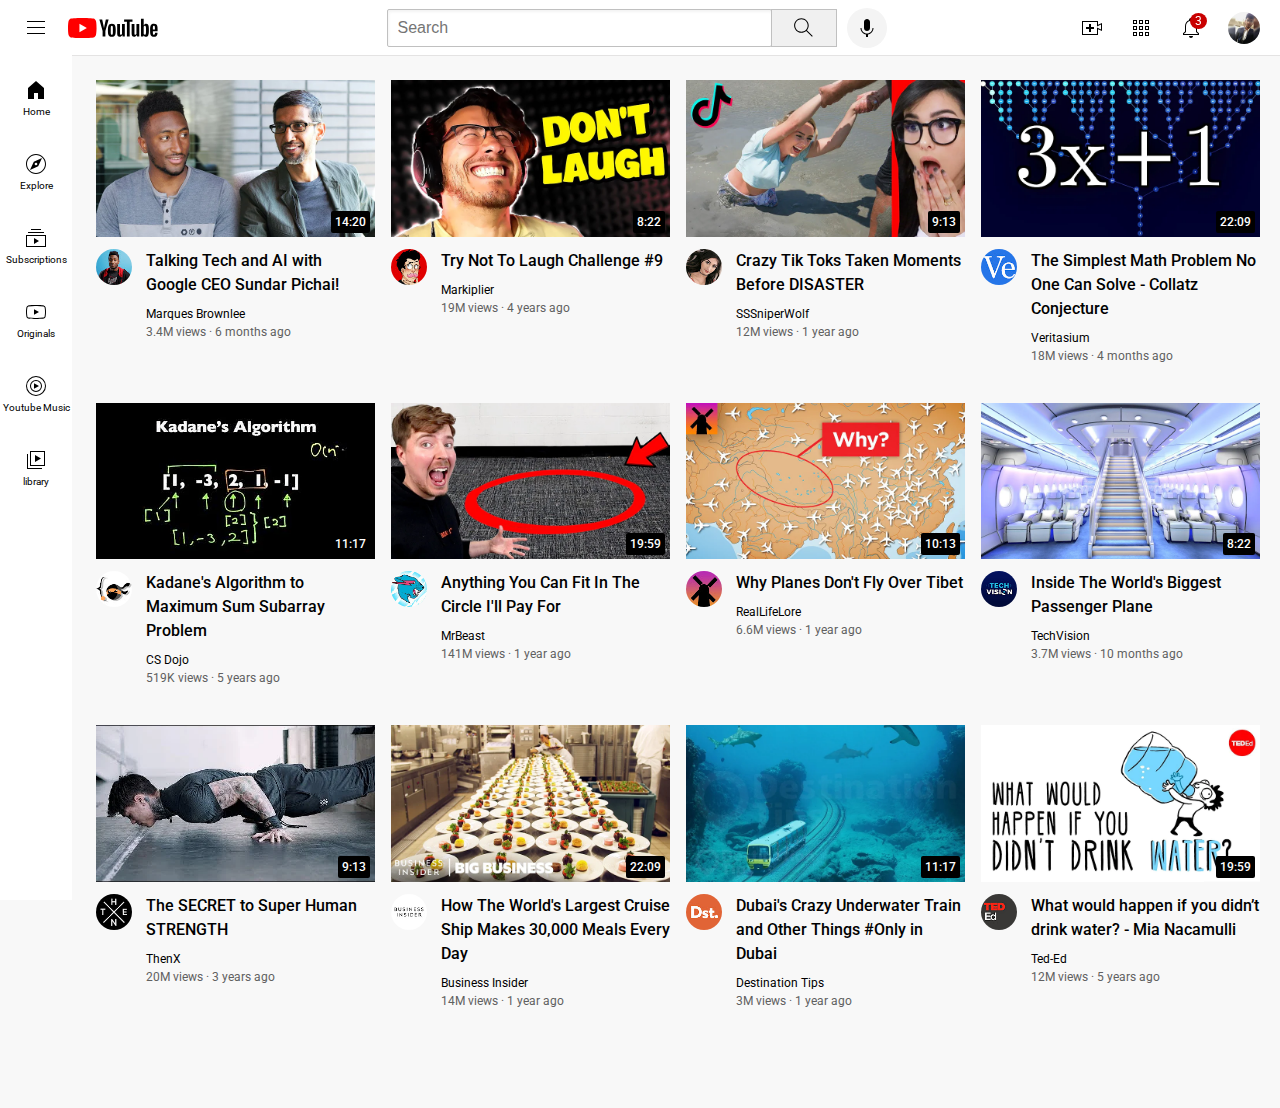
<file: index.html>
<!DOCTYPE html>
<html>
    <head>
        <title>youtube.com - Clone</title>
        
        <link rel="preconnect" href="https://fonts.googleapis.com">
        <link rel="preconnect" href="https://fonts.gstatic.com" crossorigin>
        <link href="https://fonts.googleapis.com/css2?family=Roboto:wght@400;500;700&display=swap" rel="stylesheet">
        
        <link rel="stylesheet" href="general.css">
        <link rel="stylesheet" href="video.css">
        <link rel="stylesheet" href="header.css">
        <link rel="stylesheet" href="sidebar.css">

    </head>

    <body>
        <!--header for top header strip-->
        <header class="header">      
            <div class="left-section">
                <img 
                class="hamburger-menu"
                src="thumbnails/icons/hamburger-menu.svg">
                <img 
                class="youtube-logo"
                src="thumbnails/icons/youtube-logo.svg">
            </div>

            <div class="mid-section">
                <input class="search-bar" type="text" 
                 placeholder="Search">
                 <button class="search-button">
                    <img class="search-icon" src="thumbnails/icons/search.svg">

                    <div class="tooltip">
                        Search
                    </div>
                 </button>
                 <button class="voice-search-button">
                    <img class="voice-search-icon" src="thumbnails/icons/voice-search-icon.svg">
                    <div class="tooltip">
                        Search with your voice
                    </div>
                 </button>
            </div>

            <div class="right-section">
               <div class="upload-icon-container">
                    <img class="upload-icon"
                    src="thumbnails/icons/upload.svg">

                    <div class="tooltip">
                        Create
                    </div>
               </div>

               <div class="youtube-apps-icons-container">
                    <img class="youtube-apps-icons"
                    src="thumbnails/icons/youtube-apps.svg">

                    <div class="tooltip">
                        Youtube apps
                    </div>
               </div>
               
               <div class="notifications-icon-container">
                    <img class="notifications-icon" 
                    src="thumbnails/icons/notifications.svg">
                    
                    <div class="notifications-count">
                        3
                    </div>

                    <div class="tooltip">
                        Notifications
                    </div>
                </div>
               
                <img class="current-user-picture" 
                src="thumbnails/icons/unnamed.jpg">
               
            </div>
        </header>

        <!--nav for sidebar --> 
        <nav class="sidebar">
            <div class="sidebar-link">
                <img src="thumbnails/icons/home.svg">
                <div>
                    Home
                </div>
            </div>

            <div class="sidebar-link">
                <img src="thumbnails/icons/explore.svg">
                <div>
                    Explore
                </div>
            </div>
            
            <div class="sidebar-link">
                <img src="thumbnails/icons/subscriptions.svg">
                <div>
                    Subscriptions
                </div>
            </div>
            
            <div class="sidebar-link">
                <img src="thumbnails/icons/originals.svg">
                <div>
                    Originals
                </div>
            </div>
            
            <div class="sidebar-link">
                <img src="thumbnails/icons/youtube-music.svg">
                <div>
                    Youtube Music
                </div>
            </div>
            
            <div class="sidebar-link">
                <img src="thumbnails/icons/library.svg">
                <div>
                    library
                </div>
            </div>
        </nav>
        <!--main portion of the page inside main (semantic element)-->
        <main>
            <section class="video-grid">
                <div class="video-preview">
               
                    <div class="thumbnail-row">
                        <a href="https://www.youtube.com/watch?v=n2RNcPRtAiY">
                            <img class="thumbnail" src="thumbnails/thumbnail-1.webp">
                        </a>
    
                        <div class="video-time">14:20</div>
                    </div>
                    <div class="video-info-grid">
                        <div class="channel-picture">
                            <div class="channel-picture2">
                                <a href="https://www.youtube.com/c/mkbhd">
                                    <img class="profile-picture" src="thumbnails/channel-1.jpeg">
                                </a>
                                
                                <div class="channeltip">
                                    <div>
                                        <img src="thumbnails/channel-1.jpeg">
                                    </div>
    
                                    <div>
                                        <p class="name">
                                            Marques Brownlee
                                        </p>
                
                                        <p class="subs">
                                            16M subscribers
                                        </p>
                                    </div>
                                </div>
                            </div>
                        </div>
                        <div class="video-info">
                            <p class="video-title">
                                <a href="https://www.youtube.com/watch?v=n2RNcPRtAiY">
                                Talking Tech and AI with Google CEO Sundar Pichai!</a>
                            </p>
        
                            <p class="video-author">
                                <a href="https://www.youtube.com/c/mkbhd">
                                    Marques Brownlee
                                </a>
                            </p>
        
                            <p class="video-stats">
                                3.4M views &#183; 6 months ago
                            </p>
                        </div>
                    </div>
                </div>
        
                <div class="video-preview">  
                    <div class="thumbnail-row">
                        <a href="https://www.youtube.com/watch?v=mP0RAo9SKZk">
                            <img class="thumbnail" src="thumbnails/thumbnail-2.webp">
                        </a>
    
                        <div class="video-time">8:22</div>
                    </div>
                    <div class="video-info-grid">
                        <div class="channel-picture">
                            <div class="channel-picture2">
                                <a href="https://www.youtube.com/c/markiplier">
                                    <img class="profile-picture" src="thumbnails/channel-2.jpeg">
                                </a>
    
                                <div class="channeltip">
                                    <div>
                                        <img src="thumbnails/channel-2.jpeg">
                                    </div>
    
                                    <div>
                                        <p class="name">
                                            Markiplier
                                        </p>
                
                                        <p class="subs">
                                            33.4M subscribers
                                        </p>
                                    </div>
                                </div>
                            </div>
                        </div>
                        <div class="video-info">
                            <p class="video-title">
                                <a href="https://www.youtube.com/watch?v=mP0RAo9SKZk">
                                Try Not To Laugh Challenge #9 </a>
                            </p>
        
                            <p class="video-author">
                                <a href="https://www.youtube.com/c/markiplier">
                                    Markiplier
                                </a>
                            </p>
                            
                            <p class="video-stats">
                                19M views &#183; 4 years ago
                            </p>
                        </div>
                    </div>
                </div>
        
                <div class="video-preview">
                   
                    <div class="thumbnail-row">
                        <a href="https://www.youtube.com/watch?v=FgjPQQeTh1w">
                            <img class="thumbnail" src="thumbnails/thumbnail-3.webp">
                        </a>
    
                        <div class="video-time">9:13</div>
                    </div>
                    <div class="video-info-grid">
                        <div class="channel-picture">
                            <div class="channel-picture2">
                                <a href="https://www.youtube.com/user/SSSniperWolf">
                                    <img class="profile-picture" src="thumbnails/channel-3.jpeg">
                                </a>
    
                                <div class="channeltip">
                                    <div>
                                        <img src="thumbnails/channel-3.jpeg">
                                    </div>
    
                                    <div>
                                        <p class="name">
                                            SSSniperWolf
                                        </p>
                
                                        <p class="subs">
                                            32.6M subscribers
                                        </p>
                                    </div>
                                </div>
                            </div>
                        </div>
                        <div class="video-info">
                            <p class="video-title">
                            <a href="https://www.youtube.com/watch?v=FgjPQQeTh1w">
                            Crazy Tik Toks Taken Moments Before DISASTER</a>
                            </p>
        
                            <p class="video-author">
                                <a href="https://www.youtube.com/user/SSSniperWolf">
                                    SSSniperWolf
                                </a>
                            </p>
        
                            <p class="video-stats">
                                12M views &#183; 1 year ago
                            </p>
                        </div>
                    </div>
                </div>
        
                <div class="video-preview">  
                    <div class="thumbnail-row">
                        <a href="https://www.youtube.com/watch?v=094y1Z2wpJg">
                            <img class="thumbnail" src="thumbnails/thumbnail-4.webp">
                        </a>
                        
                        <div class="video-time">22:09</div>
                    </div>
                    <div class="video-info-grid">
                        <div class="channel-picture">
                            <div class="channel-picture2">
                                <a href="https://www.youtube.com/c/veritasium">
                                    <img class="profile-picture" src="thumbnails/channel-4.jpeg">
                                </a>
    
                                <div class="channeltip">
                                    <div>
                                        <img src="thumbnails/channel-4.jpeg">
                                    </div>
    
                                    <div>
                                        <p class="name">
                                            Veritasium
                                        </p>
                
                                        <p class="subs">
                                            12.7M subscribers
                                        </p>
                                    </div>
                                </div>
                            </div>
                        </div>
                        <div class="video-info">
                            <p class="video-title">
                                <a href="https://www.youtube.com/watch?v=094y1Z2wpJg">
                                The Simplest Math Problem No One Can Solve - Collatz Conjecture</a>
                            </p>
        
                            <p class="video-author">
                                <a href="https://www.youtube.com/c/veritasium">
                                    Veritasium
                                </a>
                            </p>
                            
                            <p class="video-stats">
                                18M views &#183; 4 months ago
                            </p>
                        </div>
                    </div>
                </div>
        
                <div class="video-preview">
                   
                    <div class="thumbnail-row">
                        <a href="https://www.youtube.com/watch?v=86CQq3pKSUw">
                            <img class="thumbnail" src="thumbnails/thumbnail-5.webp">
                        </a>
                        
                        <div class="video-time">11:17</div>
                    </div>
                    <div class="video-info-grid">
                        <div class="channel-picture">
                            <div class="channel-picture2">
                                <a href="https://www.youtube.com/c/CSDojo">
                                    <img class="profile-picture" src="thumbnails/channel-5.jpeg">
                                </a>  
                                
                                <div class="channeltip">
                                    <div>
                                        <img src="thumbnails/channel-5.jpeg">
                                    </div>
    
                                    <div>
                                        <p class="name">
                                            CS Dojo
                                        </p>
                
                                        <p class="subs">
                                            1.85M subscribers
                                        </p>
                                    </div>
                                </div>
                            </div>
                        </div>
                        <div class="video-info">
                            <p class="video-title">
                                <a href="https://www.youtube.com/watch?v=86CQq3pKSUw">
                                Kadane's Algorithm to Maximum Sum Subarray Problem</a>
                            </p>
        
                            <p class="video-author">
                                <a href="https://www.youtube.com/c/CSDojo">
                                    CS Dojo
                                </a>
                            </p>
        
                            <p class="video-stats">
                                519K views &#183; 5 years ago
                            </p>
                        </div>
                    </div>
                </div>
        
                <div class="video-preview">  
                    <div class="thumbnail-row">
                        <a href="https://www.youtube.com/watch?v=yXWw0_UfSFg">
                            <img class="thumbnail" src="thumbnails/thumbnail-6.webp">
                        </a>
                        
                        <div class="video-time">19:59</div>
                    </div>
                    <div class="video-info-grid">
                        <div class="channel-picture">
                            <div class="channel-picture2">
                                <a href="https://www.youtube.com/channel/UCX6OQ3DkcsbYNE6H8uQQuVA">
                                    <img class="profile-picture" src="thumbnails/channel-6.jpeg">
                                </a>
    
                                <div class="channeltip">
                                    <div>
                                        <img src="thumbnails/channel-6.jpeg">
                                    </div>
    
                                    <div>
                                        <p class="name">
                                            MrBeast
                                        </p>
                
                                        <p class="subs">
                                            103M subscribers
                                        </p>
                                    </div>
                                </div>
                            </div>
                        </div>
                        <div class="video-info">
                            <p class="video-title">
                                <a href="https://www.youtube.com/watch?v=yXWw0_UfSFg">
                                Anything You Can Fit In The Circle I'll Pay For</a>
                            </p>
        
                            <p class="video-author">
                                <a href="https://www.youtube.com/channel/UCX6OQ3DkcsbYNE6H8uQQuVA">
                                    MrBeast
                                </a>
                            </p>
                            
                            <p class="video-stats">
                                141M views &#183; 1 year ago
                            </p>
                        </div>
                    </div>
                </div>

                <div class="video-preview">
               
                    <div class="thumbnail-row">
                        <a href="https://www.youtube.com/watch?v=n2RNcPRtAiY">
                            <img class="thumbnail" src="thumbnails/thumbnail-7.webp">
                        </a>
    
                        <div class="video-time">10:13</div>
                    </div>
                    <div class="video-info-grid">
                        <div class="channel-picture">
                            <div class="channel-picture2">
                                <a href="https://www.youtube.com/channel/UCP5tjEmvPItGyLhmjdwP7Ww">
                                    <img class="profile-picture" src="thumbnails/channel-7.jpeg">
                                </a>
                                
                                <div class="channeltip">
                                    <div>
                                        <img src="thumbnails/channel-7.jpeg">
                                    </div>
    
                                    <div>
                                        <p class="name">
                                            RealLifeLore
                                        </p>
                
                                        <p class="subs">
                                            6.15M subscribers
                                        </p>
                                    </div>
                                </div>
                            </div>
                        </div>
                        <div class="video-info">
                            <p class="video-title">
                                <a href="https://www.youtube.com/watch?v=n2RNcPRtAiY">
                                    Why Planes Don't Fly Over Tibet</a>
                            </p>
        
                            <p class="video-author">
                                <a href="https://www.youtube.com/channel/UCP5tjEmvPItGyLhmjdwP7Ww">
                                    RealLifeLore
                                </a>
                            </p>
        
                            <p class="video-stats">
                                6.6M views &#183; 1 year ago
                            </p>
                        </div>
                    </div>
                </div>
        
                <div class="video-preview">  
                    <div class="thumbnail-row">
                        <a href="https://www.youtube.com/watch?v=lFm4EM1juls">
                            <img class="thumbnail" src="thumbnails/thumbnail-8.webp">
                        </a>
    
                        <div class="video-time">8:22</div>
                    </div>
                    <div class="video-info-grid">
                        <div class="channel-picture">
                            <div class="channel-picture2">
                                <a href="https://www.youtube.com/channel/UCHAK6CyegY22Zj2GWrcaIxg">
                                    <img class="profile-picture" src="thumbnails/channel-8.jpeg">
                                </a>
    
                                <div class="channeltip">
                                    <div>
                                        <img src="thumbnails/channel-8.jpeg">
                                    </div>
    
                                    <div>
                                        <p class="name">
                                            TechVision
                                        </p>
                
                                        <p class="subs">
                                            766K subscribers
                                        </p>
                                    </div>
                                </div>
                            </div>
                        </div>
                        <div class="video-info">
                            <p class="video-title">
                                <a href="https://www.youtube.com/watch?v=lFm4EM1juls">
                                Inside The World's Biggest Passenger Plane  </a>
                            </p>
        
                            <p class="video-author">
                                <a href="https://www.youtube.com/channel/UCHAK6CyegY22Zj2GWrcaIxg">
                                    TechVision
                                </a>
                            </p>
                            
                            <p class="video-stats">
                                3.7M views &#183; 10 months ago
                            </p>
                        </div>
                    </div>
                </div>
        
                <div class="video-preview">
                   
                    <div class="thumbnail-row">
                        <a href="https://www.youtube.com/watch?v=ixmxOlcrlUc">
                            <img class="thumbnail" src="thumbnails/thumbnail-9.webp">
                        </a>
    
                        <div class="video-time">9:13</div>
                    </div>
                    <div class="video-info-grid">
                        <div class="channel-picture">
                            <div class="channel-picture2">
                                <a href="https://www.youtube.com/c/OFFICIALTHENXSTUDIOS">
                                    <img class="profile-picture" src="thumbnails/channel-9.jpeg">
                                </a>
    
                                <div class="channeltip">
                                    <div>
                                        <img src="thumbnails/channel-9.jpeg">
                                    </div>
    
                                    <div>
                                        <p class="name">
                                            ThenX
                                        </p>
                
                                        <p class="subs">
                                            7.46M subscribers
                                        </p>
                                    </div>
                                </div>
                            </div>
                        </div>
                        <div class="video-info">
                            <p class="video-title">
                            <a href="https://www.youtube.com/watch?v=FgjPQQeTh1w">
                                The SECRET to Super Human STRENGTH</a>
                            </p>
        
                            <p class="video-author">
                                <a href="https://www.youtube.com/c/OFFICIALTHENXSTUDIOS">
                                    ThenX
                                </a>
                            </p>
        
                            <p class="video-stats">
                                20M views &#183; 3 years ago
                            </p>
                        </div>
                    </div>
                </div>
        
                <div class="video-preview">  
                    <div class="thumbnail-row">
                        <a href="https://www.youtube.com/watch?v=R2vXbFp5C9o">
                            <img class="thumbnail" src="thumbnails/thumbnail-10.webp">
                        </a>
                        
                        <div class="video-time">22:09</div>
                    </div>
                    <div class="video-info-grid">
                        <div class="channel-picture">
                            <div class="channel-picture2">
                                <a href="https://www.youtube.com/user/businessinsider">
                                    <img class="profile-picture" src="thumbnails/channel-10.jpeg">
                                </a>
    
                                <div class="channeltip">
                                    <div>
                                        <img src="thumbnails/channel-10.jpeg">
                                    </div>
    
                                    <div>
                                        <p class="name">
                                            Business Insider
                                        </p>
                
                                        <p class="subs">
                                            6.76M subscribers
                                        </p>
                                    </div>
                                </div>
                            </div>
                        </div>
                        <div class="video-info">
                            <p class="video-title">
                                <a href="https://www.youtube.com/watch?v=R2vXbFp5C9o">
                                    How The World's Largest Cruise Ship Makes 30,000 Meals Every Day</a>
                            </p>
        
                            <p class="video-author">
                                <a href="https://www.youtube.com/user/businessinsider">
                                    Business Insider
                                </a>
                            </p>
                            
                            <p class="video-stats">
                                14M views &#183; 1 year ago
                            </p>
                        </div>
                    </div>
                </div>
        
                <div class="video-preview">
                   
                    <div class="thumbnail-row">
                        <a href="https://www.youtube.com/watch?v=0nZuYyXET3s">
                            <img class="thumbnail" src="thumbnails/thumbnail-11.webp">
                        </a>
                        
                        <div class="video-time">11:17</div>
                    </div>
                    <div class="video-info-grid">
                        <div class="channel-picture">
                            <div class="channel-picture2">
                                <a href="https://www.youtube.com/c/Destinationtips">
                                    <img class="profile-picture" src="thumbnails/channel-11.jpeg">
                                </a>  
                                
                                <div class="channeltip">
                                    <div>
                                        <img src="thumbnails/channel-11.jpeg">
                                    </div>
    
                                    <div>
                                        <p class="name">
                                            Destination Tips
                                        </p>
                
                                        <p class="subs">
                                            273K subscribers
                                        </p>
                                    </div>
                                </div>
                            </div>
                        </div>
                        <div class="video-info">
                            <p class="video-title">
                                <a href="https://www.youtube.com/watch?v=0nZuYyXET3s">
                                    Dubai's Crazy Underwater Train and Other Things #Only in Dubai</a>
                            </p>
        
                            <p class="video-author">
                                <a href="https://www.youtube.com/c/Destinationtips">
                                    Destination Tips
                                </a>
                            </p>
        
                            <p class="video-stats">
                                3M views &#183; 1 year ago
                            </p>
                        </div>
                    </div>
                </div>
        
                <div class="video-preview">  
                    <div class="thumbnail-row">
                        <a href="https://www.youtube.com/watch?v=9iMGFqMmUFs">
                            <img class="thumbnail" src="thumbnails/thumbnail-12.webp">
                        </a>
                        
                        <div class="video-time">19:59</div>
                    </div>
                    <div class="video-info-grid">
                        <div class="channel-picture">
                            <div class="channel-picture2">
                                <a href="https://www.youtube.com/teded">
                                    <img class="profile-picture" src="thumbnails/channel-12.jpeg">
                                </a>
    
                                <div class="channeltip">
                                    <div>
                                        <img src="thumbnails/channel-12.jpeg">
                                    </div>
    
                                    <div>
                                        <p class="name">
                                            <Ted-Ed></Ted-Ed>
                                        </p>
                
                                        <p class="subs">
                                            17.4M subscribers
                                        </p>
                                    </div>
                                </div>
                            </div>
                        </div>
                        <div class="video-info">
                            <p class="video-title">
                                <a href="https://www.youtube.com/watch?v=9iMGFqMmUFs">
                                    What would happen if you didn’t drink water? - Mia Nacamulli</a>
                            </p>
        
                            <p class="video-author">
                                <a href="https://www.youtube.com/teded">
                                    Ted-Ed
                                </a>
                            </p>
                            
                            <p class="video-stats">
                                12M views &#183; 5 years ago
                            </p>
                        </div>
                    </div>
                </div>
            </section>
        </main>
    </body>
</html>
</file>
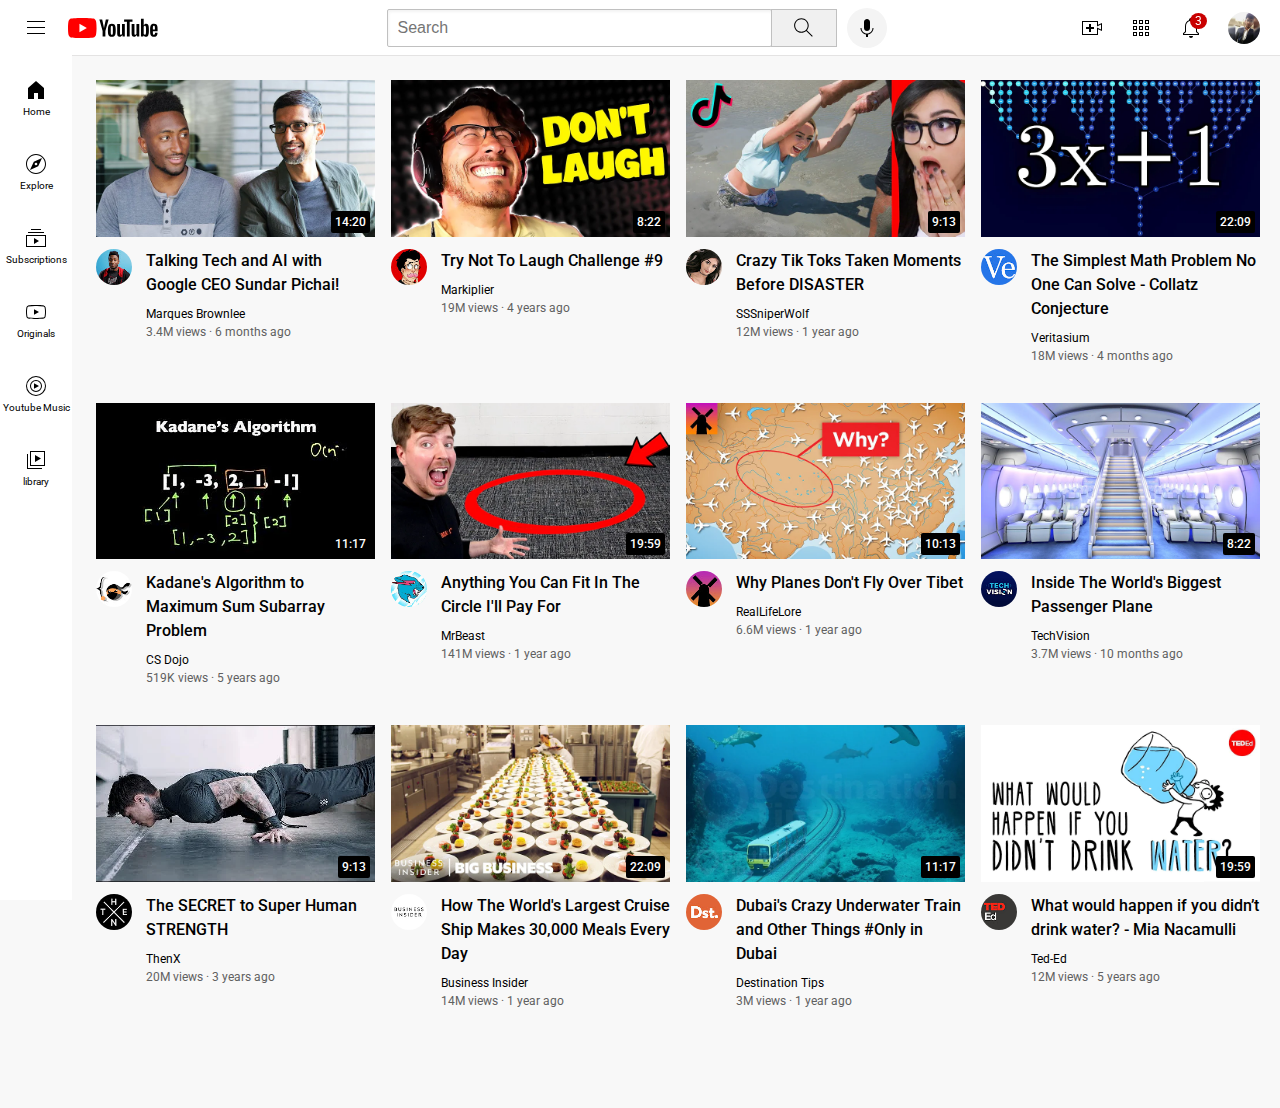
<file: youtube.html>
<!DOCTYPE html>
<html>
    <head>
        <title>youtube.com - Clone</title>
        
        <link rel="preconnect" href="https://fonts.googleapis.com">
        <link rel="preconnect" href="https://fonts.gstatic.com" crossorigin>
        <link href="https://fonts.googleapis.com/css2?family=Roboto:wght@400;500;700&display=swap" rel="stylesheet">
        
        <link rel="stylesheet" href="general.css">
        <link rel="stylesheet" href="video.css">
        <link rel="stylesheet" href="header.css">
        <link rel="stylesheet" href="sidebar.css">

    </head>

    <body>
        <!--header for top header strip-->
        <header class="header">      
            <div class="left-section">
                <img 
                class="hamburger-menu"
                src="thumbnails/icons/hamburger-menu.svg">
                <img 
                class="youtube-logo"
                src="thumbnails/icons/youtube-logo.svg">
            </div>

            <div class="mid-section">
                <input class="search-bar" type="text" 
                 placeholder="Search">
                 <button class="search-button">
                    <img class="search-icon" src="thumbnails/icons/search.svg">

                    <div class="tooltip">
                        Search
                    </div>
                 </button>
                 <button class="voice-search-button">
                    <img class="voice-search-icon" src="thumbnails/icons/voice-search-icon.svg">
                    <div class="tooltip">
                        Search with your voice
                    </div>
                 </button>
            </div>

            <div class="right-section">
               <div class="upload-icon-container">
                    <img class="upload-icon"
                    src="thumbnails/icons/upload.svg">

                    <div class="tooltip">
                        Create
                    </div>
               </div>

               <div class="youtube-apps-icons-container">
                    <img class="youtube-apps-icons"
                    src="thumbnails/icons/youtube-apps.svg">

                    <div class="tooltip">
                        Youtube apps
                    </div>
               </div>
               
               <div class="notifications-icon-container">
                    <img class="notifications-icon" 
                    src="thumbnails/icons/notifications.svg">
                    
                    <div class="notifications-count">
                        3
                    </div>

                    <div class="tooltip">
                        Notifications
                    </div>
                </div>
               
                <img class="current-user-picture" 
                src="thumbnails/icons/unnamed.jpg">
               
            </div>
        </header>

        <!--nav for sidebar --> 
        <nav class="sidebar">
            <div class="sidebar-link">
                <img src="thumbnails/icons/home.svg">
                <div>
                    Home
                </div>
            </div>

            <div class="sidebar-link">
                <img src="thumbnails/icons/explore.svg">
                <div>
                    Explore
                </div>
            </div>
            
            <div class="sidebar-link">
                <img src="thumbnails/icons/subscriptions.svg">
                <div>
                    Subscriptions
                </div>
            </div>
            
            <div class="sidebar-link">
                <img src="thumbnails/icons/originals.svg">
                <div>
                    Originals
                </div>
            </div>
            
            <div class="sidebar-link">
                <img src="thumbnails/icons/youtube-music.svg">
                <div>
                    Youtube Music
                </div>
            </div>
            
            <div class="sidebar-link">
                <img src="thumbnails/icons/library.svg">
                <div>
                    library
                </div>
            </div>
        </nav>
        <!--main portion of the page inside main (semantic element)-->
        <main>
            <section class="video-grid">
                <div class="video-preview">
               
                    <div class="thumbnail-row">
                        <a href="https://www.youtube.com/watch?v=n2RNcPRtAiY">
                            <img class="thumbnail" src="thumbnails/thumbnail-1.webp">
                        </a>
    
                        <div class="video-time">14:20</div>
                    </div>
                    <div class="video-info-grid">
                        <div class="channel-picture">
                            <div class="channel-picture2">
                                <a href="https://www.youtube.com/c/mkbhd">
                                    <img class="profile-picture" src="thumbnails/channel-1.jpeg">
                                </a>
                                
                                <div class="channeltip">
                                    <div>
                                        <img src="thumbnails/channel-1.jpeg">
                                    </div>
    
                                    <div>
                                        <p class="name">
                                            Marques Brownlee
                                        </p>
                
                                        <p class="subs">
                                            16M subscribers
                                        </p>
                                    </div>
                                </div>
                            </div>
                        </div>
                        <div class="video-info">
                            <p class="video-title">
                                <a href="https://www.youtube.com/watch?v=n2RNcPRtAiY">
                                Talking Tech and AI with Google CEO Sundar Pichai!</a>
                            </p>
        
                            <p class="video-author">
                                <a href="https://www.youtube.com/c/mkbhd">
                                    Marques Brownlee
                                </a>
                            </p>
        
                            <p class="video-stats">
                                3.4M views &#183; 6 months ago
                            </p>
                        </div>
                    </div>
                </div>
        
                <div class="video-preview">  
                    <div class="thumbnail-row">
                        <a href="https://www.youtube.com/watch?v=mP0RAo9SKZk">
                            <img class="thumbnail" src="thumbnails/thumbnail-2.webp">
                        </a>
    
                        <div class="video-time">8:22</div>
                    </div>
                    <div class="video-info-grid">
                        <div class="channel-picture">
                            <div class="channel-picture2">
                                <a href="https://www.youtube.com/c/markiplier">
                                    <img class="profile-picture" src="thumbnails/channel-2.jpeg">
                                </a>
    
                                <div class="channeltip">
                                    <div>
                                        <img src="thumbnails/channel-2.jpeg">
                                    </div>
    
                                    <div>
                                        <p class="name">
                                            Markiplier
                                        </p>
                
                                        <p class="subs">
                                            33.4M subscribers
                                        </p>
                                    </div>
                                </div>
                            </div>
                        </div>
                        <div class="video-info">
                            <p class="video-title">
                                <a href="https://www.youtube.com/watch?v=mP0RAo9SKZk">
                                Try Not To Laugh Challenge #9 </a>
                            </p>
        
                            <p class="video-author">
                                <a href="https://www.youtube.com/c/markiplier">
                                    Markiplier
                                </a>
                            </p>
                            
                            <p class="video-stats">
                                19M views &#183; 4 years ago
                            </p>
                        </div>
                    </div>
                </div>
        
                <div class="video-preview">
                   
                    <div class="thumbnail-row">
                        <a href="https://www.youtube.com/watch?v=FgjPQQeTh1w">
                            <img class="thumbnail" src="thumbnails/thumbnail-3.webp">
                        </a>
    
                        <div class="video-time">9:13</div>
                    </div>
                    <div class="video-info-grid">
                        <div class="channel-picture">
                            <div class="channel-picture2">
                                <a href="https://www.youtube.com/user/SSSniperWolf">
                                    <img class="profile-picture" src="thumbnails/channel-3.jpeg">
                                </a>
    
                                <div class="channeltip">
                                    <div>
                                        <img src="thumbnails/channel-3.jpeg">
                                    </div>
    
                                    <div>
                                        <p class="name">
                                            SSSniperWolf
                                        </p>
                
                                        <p class="subs">
                                            32.6M subscribers
                                        </p>
                                    </div>
                                </div>
                            </div>
                        </div>
                        <div class="video-info">
                            <p class="video-title">
                            <a href="https://www.youtube.com/watch?v=FgjPQQeTh1w">
                            Crazy Tik Toks Taken Moments Before DISASTER</a>
                            </p>
        
                            <p class="video-author">
                                <a href="https://www.youtube.com/user/SSSniperWolf">
                                    SSSniperWolf
                                </a>
                            </p>
        
                            <p class="video-stats">
                                12M views &#183; 1 year ago
                            </p>
                        </div>
                    </div>
                </div>
        
                <div class="video-preview">  
                    <div class="thumbnail-row">
                        <a href="https://www.youtube.com/watch?v=094y1Z2wpJg">
                            <img class="thumbnail" src="thumbnails/thumbnail-4.webp">
                        </a>
                        
                        <div class="video-time">22:09</div>
                    </div>
                    <div class="video-info-grid">
                        <div class="channel-picture">
                            <div class="channel-picture2">
                                <a href="https://www.youtube.com/c/veritasium">
                                    <img class="profile-picture" src="thumbnails/channel-4.jpeg">
                                </a>
    
                                <div class="channeltip">
                                    <div>
                                        <img src="thumbnails/channel-4.jpeg">
                                    </div>
    
                                    <div>
                                        <p class="name">
                                            Veritasium
                                        </p>
                
                                        <p class="subs">
                                            12.7M subscribers
                                        </p>
                                    </div>
                                </div>
                            </div>
                        </div>
                        <div class="video-info">
                            <p class="video-title">
                                <a href="https://www.youtube.com/watch?v=094y1Z2wpJg">
                                The Simplest Math Problem No One Can Solve - Collatz Conjecture</a>
                            </p>
        
                            <p class="video-author">
                                <a href="https://www.youtube.com/c/veritasium">
                                    Veritasium
                                </a>
                            </p>
                            
                            <p class="video-stats">
                                18M views &#183; 4 months ago
                            </p>
                        </div>
                    </div>
                </div>
        
                <div class="video-preview">
                   
                    <div class="thumbnail-row">
                        <a href="https://www.youtube.com/watch?v=86CQq3pKSUw">
                            <img class="thumbnail" src="thumbnails/thumbnail-5.webp">
                        </a>
                        
                        <div class="video-time">11:17</div>
                    </div>
                    <div class="video-info-grid">
                        <div class="channel-picture">
                            <div class="channel-picture2">
                                <a href="https://www.youtube.com/c/CSDojo">
                                    <img class="profile-picture" src="thumbnails/channel-5.jpeg">
                                </a>  
                                
                                <div class="channeltip">
                                    <div>
                                        <img src="thumbnails/channel-5.jpeg">
                                    </div>
    
                                    <div>
                                        <p class="name">
                                            CS Dojo
                                        </p>
                
                                        <p class="subs">
                                            1.85M subscribers
                                        </p>
                                    </div>
                                </div>
                            </div>
                        </div>
                        <div class="video-info">
                            <p class="video-title">
                                <a href="https://www.youtube.com/watch?v=86CQq3pKSUw">
                                Kadane's Algorithm to Maximum Sum Subarray Problem</a>
                            </p>
        
                            <p class="video-author">
                                <a href="https://www.youtube.com/c/CSDojo">
                                    CS Dojo
                                </a>
                            </p>
        
                            <p class="video-stats">
                                519K views &#183; 5 years ago
                            </p>
                        </div>
                    </div>
                </div>
        
                <div class="video-preview">  
                    <div class="thumbnail-row">
                        <a href="https://www.youtube.com/watch?v=yXWw0_UfSFg">
                            <img class="thumbnail" src="thumbnails/thumbnail-6.webp">
                        </a>
                        
                        <div class="video-time">19:59</div>
                    </div>
                    <div class="video-info-grid">
                        <div class="channel-picture">
                            <div class="channel-picture2">
                                <a href="https://www.youtube.com/channel/UCX6OQ3DkcsbYNE6H8uQQuVA">
                                    <img class="profile-picture" src="thumbnails/channel-6.jpeg">
                                </a>
    
                                <div class="channeltip">
                                    <div>
                                        <img src="thumbnails/channel-6.jpeg">
                                    </div>
    
                                    <div>
                                        <p class="name">
                                            MrBeast
                                        </p>
                
                                        <p class="subs">
                                            103M subscribers
                                        </p>
                                    </div>
                                </div>
                            </div>
                        </div>
                        <div class="video-info">
                            <p class="video-title">
                                <a href="https://www.youtube.com/watch?v=yXWw0_UfSFg">
                                Anything You Can Fit In The Circle I'll Pay For</a>
                            </p>
        
                            <p class="video-author">
                                <a href="https://www.youtube.com/channel/UCX6OQ3DkcsbYNE6H8uQQuVA">
                                    MrBeast
                                </a>
                            </p>
                            
                            <p class="video-stats">
                                141M views &#183; 1 year ago
                            </p>
                        </div>
                    </div>
                </div>

                <div class="video-preview">
               
                    <div class="thumbnail-row">
                        <a href="https://www.youtube.com/watch?v=n2RNcPRtAiY">
                            <img class="thumbnail" src="thumbnails/thumbnail-7.webp">
                        </a>
    
                        <div class="video-time">10:13</div>
                    </div>
                    <div class="video-info-grid">
                        <div class="channel-picture">
                            <div class="channel-picture2">
                                <a href="https://www.youtube.com/channel/UCP5tjEmvPItGyLhmjdwP7Ww">
                                    <img class="profile-picture" src="thumbnails/channel-7.jpeg">
                                </a>
                                
                                <div class="channeltip">
                                    <div>
                                        <img src="thumbnails/channel-7.jpeg">
                                    </div>
    
                                    <div>
                                        <p class="name">
                                            RealLifeLore
                                        </p>
                
                                        <p class="subs">
                                            6.15M subscribers
                                        </p>
                                    </div>
                                </div>
                            </div>
                        </div>
                        <div class="video-info">
                            <p class="video-title">
                                <a href="https://www.youtube.com/watch?v=n2RNcPRtAiY">
                                    Why Planes Don't Fly Over Tibet</a>
                            </p>
        
                            <p class="video-author">
                                <a href="https://www.youtube.com/channel/UCP5tjEmvPItGyLhmjdwP7Ww">
                                    RealLifeLore
                                </a>
                            </p>
        
                            <p class="video-stats">
                                6.6M views &#183; 1 year ago
                            </p>
                        </div>
                    </div>
                </div>
        
                <div class="video-preview">  
                    <div class="thumbnail-row">
                        <a href="https://www.youtube.com/watch?v=lFm4EM1juls">
                            <img class="thumbnail" src="thumbnails/thumbnail-8.webp">
                        </a>
    
                        <div class="video-time">8:22</div>
                    </div>
                    <div class="video-info-grid">
                        <div class="channel-picture">
                            <div class="channel-picture2">
                                <a href="https://www.youtube.com/channel/UCHAK6CyegY22Zj2GWrcaIxg">
                                    <img class="profile-picture" src="thumbnails/channel-8.jpeg">
                                </a>
    
                                <div class="channeltip">
                                    <div>
                                        <img src="thumbnails/channel-8.jpeg">
                                    </div>
    
                                    <div>
                                        <p class="name">
                                            TechVision
                                        </p>
                
                                        <p class="subs">
                                            766K subscribers
                                        </p>
                                    </div>
                                </div>
                            </div>
                        </div>
                        <div class="video-info">
                            <p class="video-title">
                                <a href="https://www.youtube.com/watch?v=lFm4EM1juls">
                                Inside The World's Biggest Passenger Plane  </a>
                            </p>
        
                            <p class="video-author">
                                <a href="https://www.youtube.com/channel/UCHAK6CyegY22Zj2GWrcaIxg">
                                    TechVision
                                </a>
                            </p>
                            
                            <p class="video-stats">
                                3.7M views &#183; 10 months ago
                            </p>
                        </div>
                    </div>
                </div>
        
                <div class="video-preview">
                   
                    <div class="thumbnail-row">
                        <a href="https://www.youtube.com/watch?v=ixmxOlcrlUc">
                            <img class="thumbnail" src="thumbnails/thumbnail-9.webp">
                        </a>
    
                        <div class="video-time">9:13</div>
                    </div>
                    <div class="video-info-grid">
                        <div class="channel-picture">
                            <div class="channel-picture2">
                                <a href="https://www.youtube.com/c/OFFICIALTHENXSTUDIOS">
                                    <img class="profile-picture" src="thumbnails/channel-9.jpeg">
                                </a>
    
                                <div class="channeltip">
                                    <div>
                                        <img src="thumbnails/channel-9.jpeg">
                                    </div>
    
                                    <div>
                                        <p class="name">
                                            ThenX
                                        </p>
                
                                        <p class="subs">
                                            7.46M subscribers
                                        </p>
                                    </div>
                                </div>
                            </div>
                        </div>
                        <div class="video-info">
                            <p class="video-title">
                            <a href="https://www.youtube.com/watch?v=FgjPQQeTh1w">
                                The SECRET to Super Human STRENGTH</a>
                            </p>
        
                            <p class="video-author">
                                <a href="https://www.youtube.com/c/OFFICIALTHENXSTUDIOS">
                                    ThenX
                                </a>
                            </p>
        
                            <p class="video-stats">
                                20M views &#183; 3 years ago
                            </p>
                        </div>
                    </div>
                </div>
        
                <div class="video-preview">  
                    <div class="thumbnail-row">
                        <a href="https://www.youtube.com/watch?v=R2vXbFp5C9o">
                            <img class="thumbnail" src="thumbnails/thumbnail-10.webp">
                        </a>
                        
                        <div class="video-time">22:09</div>
                    </div>
                    <div class="video-info-grid">
                        <div class="channel-picture">
                            <div class="channel-picture2">
                                <a href="https://www.youtube.com/user/businessinsider">
                                    <img class="profile-picture" src="thumbnails/channel-10.jpeg">
                                </a>
    
                                <div class="channeltip">
                                    <div>
                                        <img src="thumbnails/channel-10.jpeg">
                                    </div>
    
                                    <div>
                                        <p class="name">
                                            Business Insider
                                        </p>
                
                                        <p class="subs">
                                            6.76M subscribers
                                        </p>
                                    </div>
                                </div>
                            </div>
                        </div>
                        <div class="video-info">
                            <p class="video-title">
                                <a href="https://www.youtube.com/watch?v=R2vXbFp5C9o">
                                    How The World's Largest Cruise Ship Makes 30,000 Meals Every Day</a>
                            </p>
        
                            <p class="video-author">
                                <a href="https://www.youtube.com/user/businessinsider">
                                    Business Insider
                                </a>
                            </p>
                            
                            <p class="video-stats">
                                14M views &#183; 1 year ago
                            </p>
                        </div>
                    </div>
                </div>
        
                <div class="video-preview">
                   
                    <div class="thumbnail-row">
                        <a href="https://www.youtube.com/watch?v=0nZuYyXET3s">
                            <img class="thumbnail" src="thumbnails/thumbnail-11.webp">
                        </a>
                        
                        <div class="video-time">11:17</div>
                    </div>
                    <div class="video-info-grid">
                        <div class="channel-picture">
                            <div class="channel-picture2">
                                <a href="https://www.youtube.com/c/Destinationtips">
                                    <img class="profile-picture" src="thumbnails/channel-11.jpeg">
                                </a>  
                                
                                <div class="channeltip">
                                    <div>
                                        <img src="thumbnails/channel-11.jpeg">
                                    </div>
    
                                    <div>
                                        <p class="name">
                                            Destination Tips
                                        </p>
                
                                        <p class="subs">
                                            273K subscribers
                                        </p>
                                    </div>
                                </div>
                            </div>
                        </div>
                        <div class="video-info">
                            <p class="video-title">
                                <a href="https://www.youtube.com/watch?v=0nZuYyXET3s">
                                    Dubai's Crazy Underwater Train and Other Things #Only in Dubai</a>
                            </p>
        
                            <p class="video-author">
                                <a href="https://www.youtube.com/c/Destinationtips">
                                    Destination Tips
                                </a>
                            </p>
        
                            <p class="video-stats">
                                3M views &#183; 1 year ago
                            </p>
                        </div>
                    </div>
                </div>
        
                <div class="video-preview">  
                    <div class="thumbnail-row">
                        <a href="https://www.youtube.com/watch?v=9iMGFqMmUFs">
                            <img class="thumbnail" src="thumbnails/thumbnail-12.webp">
                        </a>
                        
                        <div class="video-time">19:59</div>
                    </div>
                    <div class="video-info-grid">
                        <div class="channel-picture">
                            <div class="channel-picture2">
                                <a href="https://www.youtube.com/teded">
                                    <img class="profile-picture" src="thumbnails/channel-12.jpeg">
                                </a>
    
                                <div class="channeltip">
                                    <div>
                                        <img src="thumbnails/channel-12.jpeg">
                                    </div>
    
                                    <div>
                                        <p class="name">
                                            <Ted-Ed></Ted-Ed>
                                        </p>
                
                                        <p class="subs">
                                            17.4M subscribers
                                        </p>
                                    </div>
                                </div>
                            </div>
                        </div>
                        <div class="video-info">
                            <p class="video-title">
                                <a href="https://www.youtube.com/watch?v=9iMGFqMmUFs">
                                    What would happen if you didn’t drink water? - Mia Nacamulli</a>
                            </p>
        
                            <p class="video-author">
                                <a href="https://www.youtube.com/teded">
                                    Ted-Ed
                                </a>
                            </p>
                            
                            <p class="video-stats">
                                12M views &#183; 5 years ago
                            </p>
                        </div>
                    </div>
                </div>
            </section>
        </main>
    </body>
</html>
</file>
<file: general.css>
p{
    margin-top: 0;
    margin-bottom: 0;
}

body{
    margin: 0;
    font-family: Roboto, Arial;
    padding-bottom: 100px;
    padding-top: 80px;
    padding-left: 96px;
    padding-right: 20px;
    background-color: rgb(248, 248, 248);
}

a{
    color: black;
    text-decoration: none;
}
</file>
<file: video.css>
.thumbnail{
    width: 100%;
}

.video-title{
    font-size: 14px;
    font-weight: 500;
    line-height: 20px;
    margin-bottom: 10px;
}

.video-author,
.video-stats{
    font-size: 12px;
    color: rgb(96,96,96);
}

.video-author{
    margin-bottom: 4px;
}

.video-info-grid{
    display: grid;
    grid-template-columns: 50px 1fr;
}

.channel-picture2{
    position: relative;
}

.channel-picture2 .channeltip{
    background-color: white;
    border: none;
    border-radius: 5px;
    padding: 12px;
    display: flex;
    justify-content: center;
    align-items: center;
    position: absolute;
    left: 10px;
    bottom: -80px;
    box-shadow: 0px 0px 2px 2px rgb(200, 199, 199);
    opacity: 0;
    transition: opacity 0.25s;
    pointer-events: none;
    z-index: 300;
}

.channel-picture2 .channeltip img{
    width: 50px;
    height: 50px;
    border-radius: 50%;
}

.channel-picture2 .channeltip div{
    margin-left: 5px;
    white-space: nowrap;
}

.channel-picture2:hover .channeltip{
    opacity: 1;
}

.name{
    font-weight: bold;
    font-size: 16px;
    display: block;
    margin-bottom: 5px;
}

.subs{
    color: rgb(97, 97, 97);
    font-size: 13px;
}

.profile-picture
{
    width: 36px;
    border-radius: 50%;
}

.thumbnail-row{
    margin-bottom: 8px;
    position: relative;
}

.video-grid{
    display: grid;
    grid-template-columns: 1fr 1fr 1fr;
    column-gap: 16px;
    row-gap: 40px;
}

@media (max-width: 750px){
    .video-grid{
        grid-template-columns: 1fr 1fr;
    }
}

@media (min-width: 751px) and (max-width: 999px){
    .video-grid{
        grid-template-columns: 1fr 1fr 1fr;
    }
}

@media (min-width: 1000px){
    .video-grid{
        grid-template-columns: 1fr 1fr 1fr 1fr;
    }
}

@media (min-width: 1000px){
    .video-info{
        font-size: 14px;
    }
    
    .video-title{
        font-size: 16px;
        line-height: 24px;
    }


}

.video-time{
    font-size: 12px;
    font-weight: 500;
    padding: 4px;
    border-radius: 2px;
    background-color: black;
    color: white;
    position: absolute;
    bottom: 8px;
    right: 5px;
}
</file>
<file: header.css>
.header{
    z-index: 100;
    height: 55px;
    display:flex;
    flex-direction: row;
    justify-content: space-between;

    position: fixed;
    top: 0;
    left: 0;
    right: 0;

    background-color: white;
    border-bottom-width: 1px;
    border-bottom-style: solid;
    border-bottom-color: rgb(228, 227, 227) ;
}

.left-section{

    display: flex;
    align-items: center;
}

.hamburger-menu{
    height: 24px;
    margin-left: 24px;
    margin-right: 20px;
}

.youtube-logo{
    height: 20px;
}

.mid-section{
    display: flex;
    align-items: center;
    flex: 1;
    margin-left: 70px;
    margin-right: 35px;
    max-width: 500px;
}

.search-bar{
    flex:1;
    height: 34px;
    padding-left: 10px;
    font-size: 16px;
    border-width: 1px;
    border-style: solid;
    border-color: rgb(192, 192, 192) ;
    border-radius: 2px;
    box-shadow: inset 1px 2px 3px rgba(0, 0, 0, 0.05);
    width: 0;
}

.search-bar::placeholder{
    font-size: 16px;
}

.search-button{
    height: 38px;
    width: 66px;
    background-color: rgb(240, 240, 240);
    border: 1px solid rgb(192, 192, 192);
    margin-left: -1px;
    margin-right: 10px;
    cursor: pointer;
}

.search-button,
.voice-search-button,
.upload-icon-container,
.notifications-icon-container,
.youtube-apps-icons-container{
    display: flex;
    justify-content: center;
    align-items: center;
    position: relative;
}

.search-button .tooltip,
.voice-search-button .tooltip,
.upload-icon-container .tooltip,
.notifications-icon-container .tooltip,
.youtube-apps-icons-container .tooltip{
    position: absolute;
    background-color: gray;
    color: white;
    padding-top: 4px;
    padding-bottom: 4px;
    padding-left: 8px;
    padding-right: 8px;
    border-radius: 2px;
    font-size: 12px;
    bottom: -30px;
    opacity: 0;
    transition: opacity 0.25s;
    pointer-events: none;
    white-space: nowrap;
}

.search-button:hover .tooltip,
.voice-search-button:hover .tooltip,
.upload-icon-container:hover .tooltip,
.notifications-icon-container:hover .tooltip,
.youtube-apps-icons-container:hover .tooltip{
    opacity: 1;
}

.search-icon{
    height: 25px;
}

.voice-search-button{
    height: 40px;
    width: 40px;
    border-radius: 20px;
    border: none;
    background-color: rgb(244, 244, 244);
}

.voice-search-icon{
    height: 24px;
}

.right-section{
    width: 180px;
    margin-right: 20px;
    display: flex;
    align-items: center;
    justify-content: space-between;
    flex-shrink: 0;
}


.upload-icon{
    height: 24px;
}

.youtube-apps-icons{
    height: 24px;
}

.notifications-icon{
    height: 24px;
}

.notifications-count{
    position: absolute;
    top: -3px;
    right: -4px;
    background-color: rgb(201, 0, 0);
    color: white;
    font-family: Roboto, Arial;
    font-size: 12px;
    padding: 5px;
    padding-top: 1px;
    padding-bottom: 1px;
    border-radius: 50%;
}

.current-user-picture{
    height: 32px;
    border-radius: 16px;
}
</file>
<file: sidebar.css>
.sidebar{
        position: fixed;
        left: 0;
        bottom: 0;
        top: 55px;
        background-color: white;
        width: 72px;
        z-index: 200;
        padding-top: 5px;
    }

    .sidebar-link{
        height: 74px;
        display: flex;
        justify-content: center;
        align-items: center;
        flex-direction: column;
        cursor: pointer;
    }

    .sidebar-link:hover{
        background-color: rgb(234, 234, 234);
    }

    .sidebar-link img{
        height: 24px;
        margin-bottom: 4px;
    }

    .sidebar-link div{
        font-size: 10px;
    }
</file>
